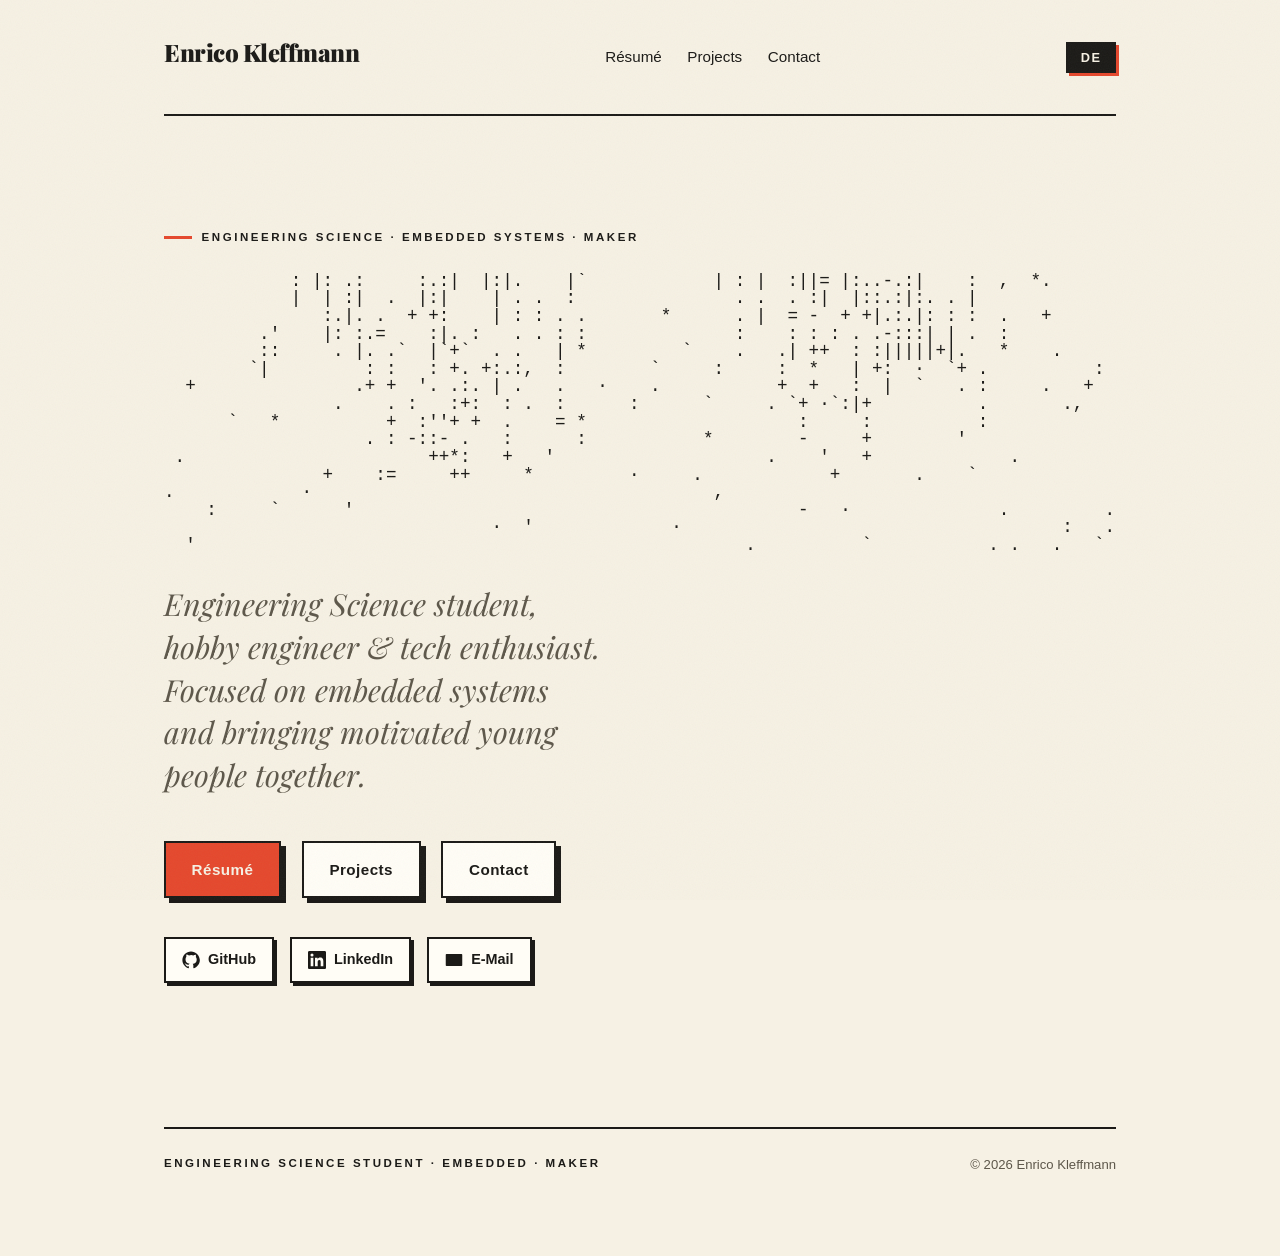
<file: index.html>
<!DOCTYPE html>
<html lang="de">
<head>
    <meta charset="UTF-8">
    <meta name="viewport" content="width=device-width, initial-scale=1.0">
    <title>Enrico Kleffmann</title>
    <meta name="description" content="Portfolio and résumé of Enrico Kleffmann. Engineering Science student at TUM, developer and maker from Bochum / Munich. Portfolio und Lebenslauf von Enrico Kleffmann.">
    <meta name="author" content="Enrico Kleffmann">
    <meta name="keywords" content="Enrico Kleffmann, Engineering Science, TUM, Student, Résumé, Lebenslauf, Portfolio, Embedded Systems, Bochum, München, Munich">
    <link rel="icon" type="image/svg+xml" href="img/favicon.svg">
    <link rel="icon" type="image/png" sizes="32x32" href="img/favicon-32.png">
    <link rel="icon" type="image/png" sizes="16x16" href="img/favicon-16.png">
    <link rel="apple-touch-icon" href="img/apple-touch-icon.png">
    <link rel="preconnect" href="https://fonts.googleapis.com">
    <link rel="preconnect" href="https://fonts.gstatic.com" crossorigin>
    <link href="https://fonts.googleapis.com/css2?family=Playfair+Display:ital,wght@0,500;0,700;0,900;1,500;1,700;1,900&display=swap" rel="stylesheet">
    <link rel="stylesheet" href="style.css">
    <script src="i18n.js" defer></script>
    <script src="ascii-hero.js" defer></script>
</head>
<body>
    <div class="scroll-progress"></div>

    <header class="topbar">
        <a href="index.html" class="brand">Enrico&nbsp;Kleffmann</a>
        <nav>
            <a href="cv.html" data-i18n="nav.cv">Lebenslauf</a>
            <a href="projects.html" data-i18n="nav.projects">Projekte</a>
            <a href="contact.html" data-i18n="nav.contact">Kontakt</a>
        </nav>
        <div class="controls">
            <button id="langToggle" class="lang-toggle" aria-label="Switch language">EN</button>
        </div>
    </header>

    <main class="hero">
        <p class="eyebrow label reveal" data-i18n="hero.eyebrow">Engineering Science · Embedded Systems · Maker</p>
        <header class="ascii-hero reveal s1" id="ascii-hero">
            <h1 class="sr-only">Enrico Kleffmann</h1>
            <pre aria-hidden="true" title="Click to replay"></pre>
        </header>
        <p class="intro-text reveal s2" data-i18n-html="hero.tagline">
            Engineering-Science-Student, Hobby-Engineer &amp; Tech-Enthusiast.<br>
            Fokus auf Embedded Systems und das Zusammenbringen junger, motivierter Menschen.
        </p>

        <div class="button-group reveal s3">
            <a href="cv.html" class="btn primary" data-i18n="btn.cv">Lebenslauf</a>
            <a href="projects.html" class="btn" data-i18n="btn.projects">Projekte</a>
            <a href="contact.html" class="btn" data-i18n="btn.contact">Kontakt</a>
        </div>

        <div class="socials reveal s4">
            <a class="social-link" href="https://github.com/Equero3008" target="_blank" rel="noopener">
                <svg viewBox="0 0 24 24" aria-hidden="true"><path d="M12 .5C5.7.5.5 5.7.5 12c0 5.1 3.3 9.4 7.9 10.9.6.1.8-.2.8-.5v-2c-3.2.7-3.9-1.4-3.9-1.4-.5-1.3-1.3-1.7-1.3-1.7-1.1-.7.1-.7.1-.7 1.2.1 1.8 1.2 1.8 1.2 1 .9 2.8.6 3.4.3.1-.7.4-1.2.7-1.5-2.6-.3-5.3-1.3-5.3-5.7 0-1.3.5-2.3 1.2-3.1-.1-.3-.5-1.5.1-3.1 0 0 1-.3 3.3 1.2a11.5 11.5 0 0 1 6 0C17.3 4.7 18.3 5 18.3 5c.6 1.6.2 2.8.1 3.1.8.8 1.2 1.8 1.2 3.1 0 4.4-2.7 5.4-5.3 5.7.4.4.8 1.1.8 2.2v3.3c0 .3.2.6.8.5 4.6-1.5 7.9-5.8 7.9-10.9C23.5 5.7 18.3.5 12 .5z"/></svg>
                GitHub
            </a>
            <a class="social-link" href="https://www.linkedin.com/in/enrico-kleffmann" target="_blank" rel="noopener">
                <svg viewBox="0 0 24 24" aria-hidden="true"><path d="M20.45 20.45h-3.55v-5.57c0-1.33-.02-3.04-1.85-3.04-1.85 0-2.13 1.45-2.13 2.94v5.67H9.36V9h3.41v1.56h.05c.48-.9 1.64-1.85 3.37-1.85 3.6 0 4.27 2.37 4.27 5.45v6.29zM5.34 7.43a2.06 2.06 0 1 1 0-4.12 2.06 2.06 0 0 1 0 4.12zM7.12 20.45H3.56V9h3.56v11.45zM22.22 0H1.77C.79 0 0 .77 0 1.72v20.56C0 23.23.79 24 1.77 24h20.45c.98 0 1.78-.77 1.78-1.72V1.72C24 .77 23.2 0 22.22 0z"/></svg>
                LinkedIn
            </a>
            <a class="social-link" href="mailto:business.enrico.kleffmann@gmail.com">
                <svg viewBox="0 0 24 24" aria-hidden="true"><path d="M2 4h20a1 1 0 0 1 1 1v14a1 1 0 0 1-1 1H2a1 1 0 0 1-1-1V5a1 1 0 0 1 1-1zm10 7L3.3 5.5 12 11l8.7-5.5L12 11z"/></svg>
                E-Mail
            </a>
        </div>
    </main>

    <footer>
        <span class="label" data-i18n="footer.tagline">Engineering-Science-Student · Embedded · Maker</span>
        <span>© 2026 Enrico Kleffmann</span>
    </footer>

</body>
</html>
</file>
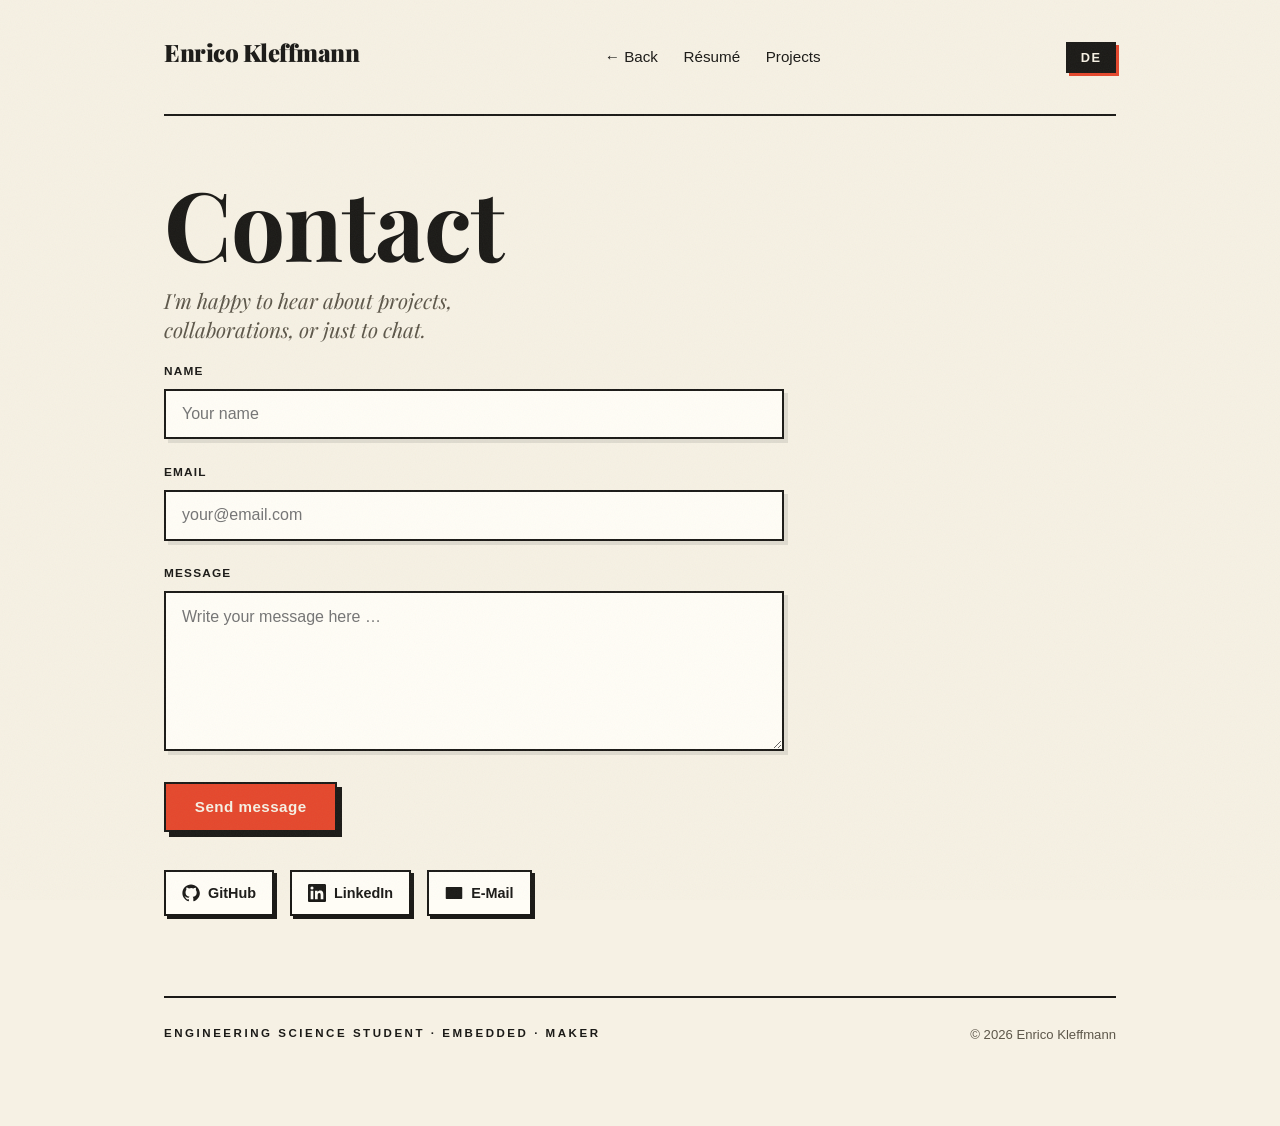
<file: contact.html>
<!DOCTYPE html>
<html lang="de">
<head>
    <meta charset="UTF-8">
    <meta name="viewport" content="width=device-width, initial-scale=1.0">
    <title>Kontakt — Enrico Kleffmann</title>
    <meta name="description" content="Contact Enrico Kleffmann. Kontaktieren Sie Enrico Kleffmann.">
    <meta name="author" content="Enrico Kleffmann">
    <link rel="icon" type="image/svg+xml" href="img/favicon.svg">
    <link rel="icon" type="image/png" sizes="32x32" href="img/favicon-32.png">
    <link rel="icon" type="image/png" sizes="16x16" href="img/favicon-16.png">
    <link rel="apple-touch-icon" href="img/apple-touch-icon.png">
    <link rel="preconnect" href="https://fonts.googleapis.com">
    <link rel="preconnect" href="https://fonts.gstatic.com" crossorigin>
    <link href="https://fonts.googleapis.com/css2?family=Playfair+Display:ital,wght@0,500;0,700;0,900;1,500;1,700;1,900&display=swap" rel="stylesheet">
    <link rel="stylesheet" href="style.css">
    <script src="i18n.js" defer></script>
    <span data-i18n-title="contact.title" hidden></span>
</head>
<body>
    <div class="scroll-progress"></div>

    <header class="topbar">
        <a href="index.html" class="brand">Enrico&nbsp;Kleffmann</a>
        <nav>
            <a href="index.html" data-i18n="contact.back">← Zurück</a>
            <a href="cv.html" data-i18n="nav.cv">Lebenslauf</a>
            <a href="projects.html" data-i18n="nav.projects">Projekte</a>
        </nav>
        <div class="controls">
            <button id="langToggle" class="lang-toggle" aria-label="Switch language">EN</button>
        </div>
    </header>

    <header class="reveal">
        <h1 data-i18n="contact.h">Kontakt</h1>
        <p class="lead" data-i18n="contact.lead">Ich freue mich über Nachrichten zu Projekten, Kollaborationen oder einfach zum Austausch.</p>
    </header>

    <main class="contact-container reveal s1">
        <form action="https://formsubmit.co/business.enrico.kleffmann@gmail.com" method="POST">

            <input type="text" name="_honey" style="display:none">
            <input type="hidden" name="_captcha" value="false">
            <input type="hidden" name="_next" value="https://enrico-kleffmann.com/contact.html">

            <div class="form-group">
                <label for="name" data-i18n="contact.name">Name</label>
                <input type="text" id="name" name="name" required data-i18n-ph="contact.name.ph" placeholder="Dein Name">
            </div>

            <div class="form-group">
                <label for="email" data-i18n="contact.email">E-Mail</label>
                <input type="email" id="email" name="email" required data-i18n-ph="contact.email.ph" placeholder="deine@email.com">
            </div>

            <div class="form-group">
                <label for="message" data-i18n="contact.msg">Nachricht</label>
                <textarea id="message" name="message" required data-i18n-ph="contact.msg.ph" placeholder="Schreib hier deine Nachricht …"></textarea>
            </div>

            <button type="submit" data-i18n="contact.send">Nachricht senden</button>
        </form>

        <div class="socials">
            <a class="social-link" href="https://github.com/Equero3008" target="_blank" rel="noopener">
                <svg viewBox="0 0 24 24" aria-hidden="true"><path d="M12 .5C5.7.5.5 5.7.5 12c0 5.1 3.3 9.4 7.9 10.9.6.1.8-.2.8-.5v-2c-3.2.7-3.9-1.4-3.9-1.4-.5-1.3-1.3-1.7-1.3-1.7-1.1-.7.1-.7.1-.7 1.2.1 1.8 1.2 1.8 1.2 1 .9 2.8.6 3.4.3.1-.7.4-1.2.7-1.5-2.6-.3-5.3-1.3-5.3-5.7 0-1.3.5-2.3 1.2-3.1-.1-.3-.5-1.5.1-3.1 0 0 1-.3 3.3 1.2a11.5 11.5 0 0 1 6 0C17.3 4.7 18.3 5 18.3 5c.6 1.6.2 2.8.1 3.1.8.8 1.2 1.8 1.2 3.1 0 4.4-2.7 5.4-5.3 5.7.4.4.8 1.1.8 2.2v3.3c0 .3.2.6.8.5 4.6-1.5 7.9-5.8 7.9-10.9C23.5 5.7 18.3.5 12 .5z"/></svg>
                GitHub
            </a>
            <a class="social-link" href="https://www.linkedin.com/in/enrico-kleffmann" target="_blank" rel="noopener">
                <svg viewBox="0 0 24 24" aria-hidden="true"><path d="M20.45 20.45h-3.55v-5.57c0-1.33-.02-3.04-1.85-3.04-1.85 0-2.13 1.45-2.13 2.94v5.67H9.36V9h3.41v1.56h.05c.48-.9 1.64-1.85 3.37-1.85 3.6 0 4.27 2.37 4.27 5.45v6.29zM5.34 7.43a2.06 2.06 0 1 1 0-4.12 2.06 2.06 0 0 1 0 4.12zM7.12 20.45H3.56V9h3.56v11.45zM22.22 0H1.77C.79 0 0 .77 0 1.72v20.56C0 23.23.79 24 1.77 24h20.45c.98 0 1.78-.77 1.78-1.72V1.72C24 .77 23.2 0 22.22 0z"/></svg>
                LinkedIn
            </a>
            <a class="social-link" href="mailto:business.enrico.kleffmann@gmail.com">
                <svg viewBox="0 0 24 24" aria-hidden="true"><path d="M2 4h20a1 1 0 0 1 1 1v14a1 1 0 0 1-1 1H2a1 1 0 0 1-1-1V5a1 1 0 0 1 1-1zm10 7L3.3 5.5 12 11l8.7-5.5L12 11z"/></svg>
                E-Mail
            </a>
        </div>
    </main>

    <footer>
        <span class="label" data-i18n="footer.tagline">Engineering-Science-Student · Embedded · Maker</span>
        <span>© 2026 Enrico Kleffmann</span>
    </footer>

</body>
</html>
</file>
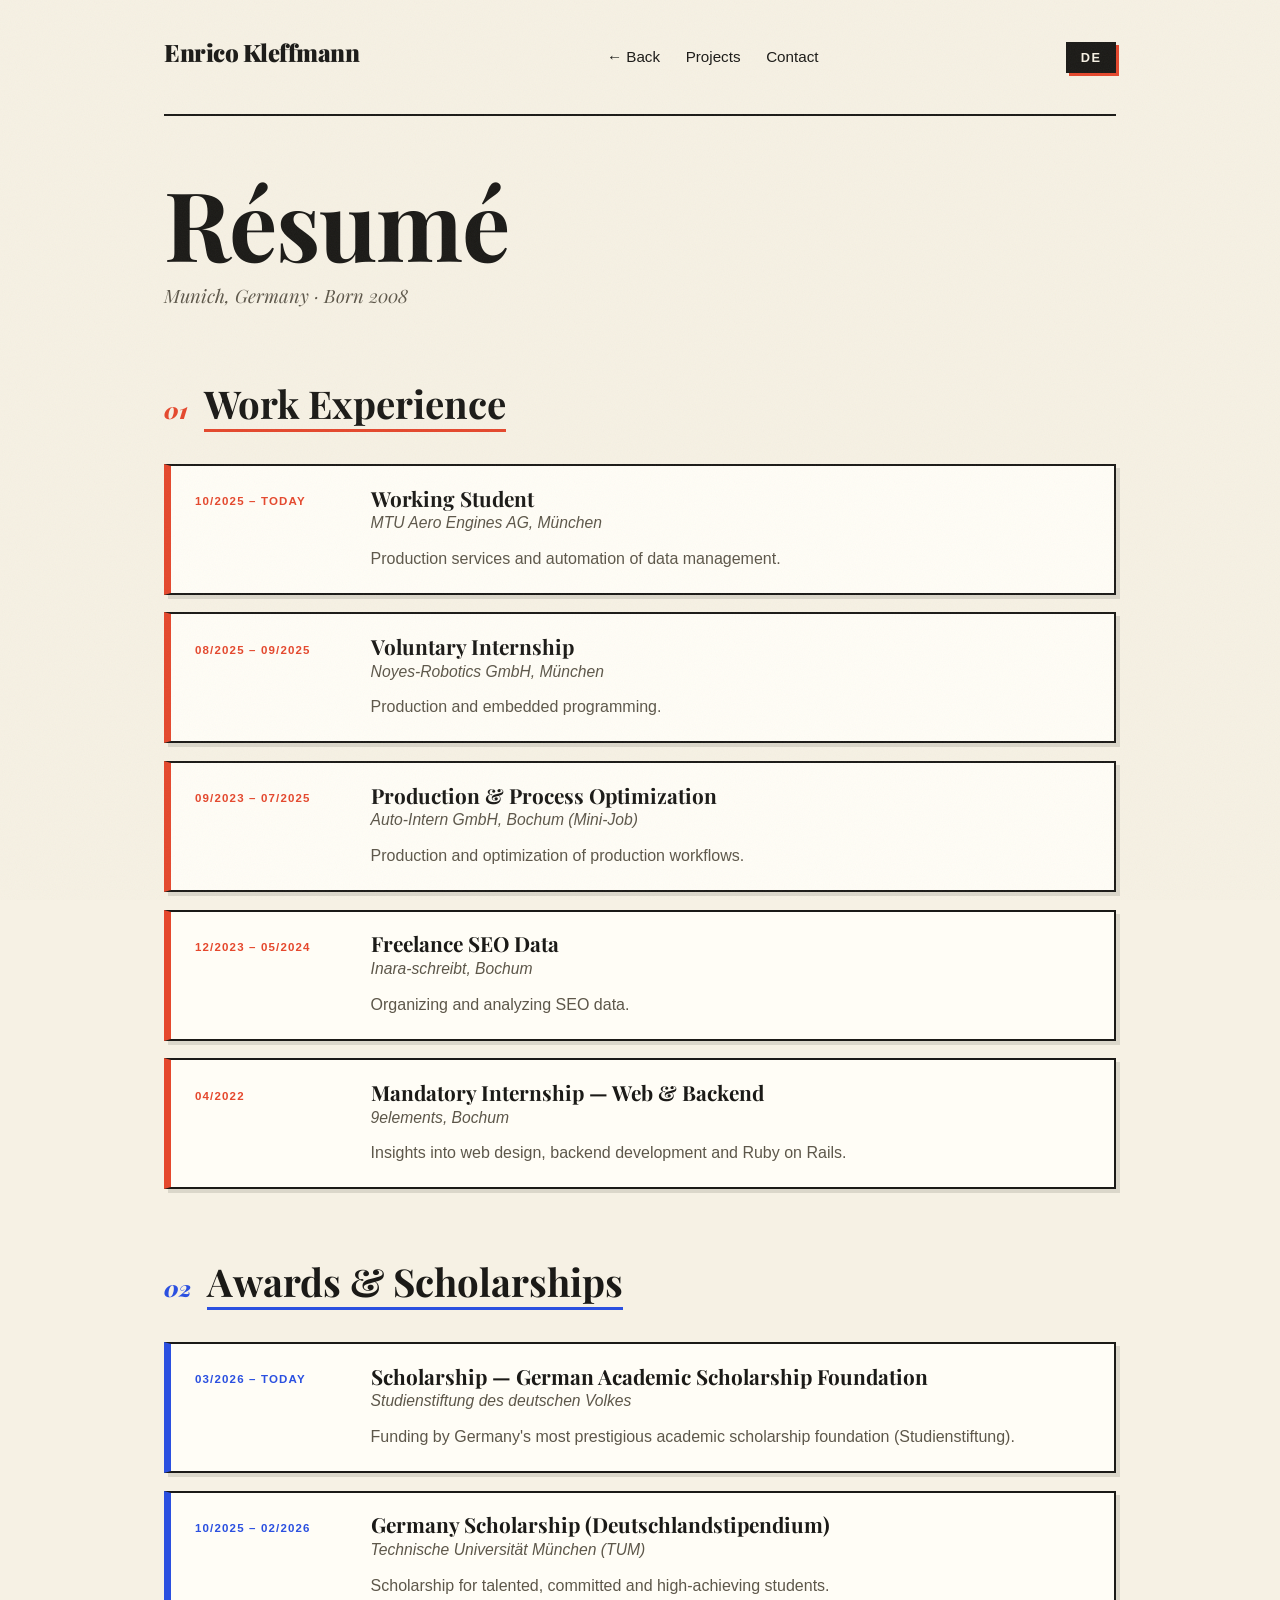
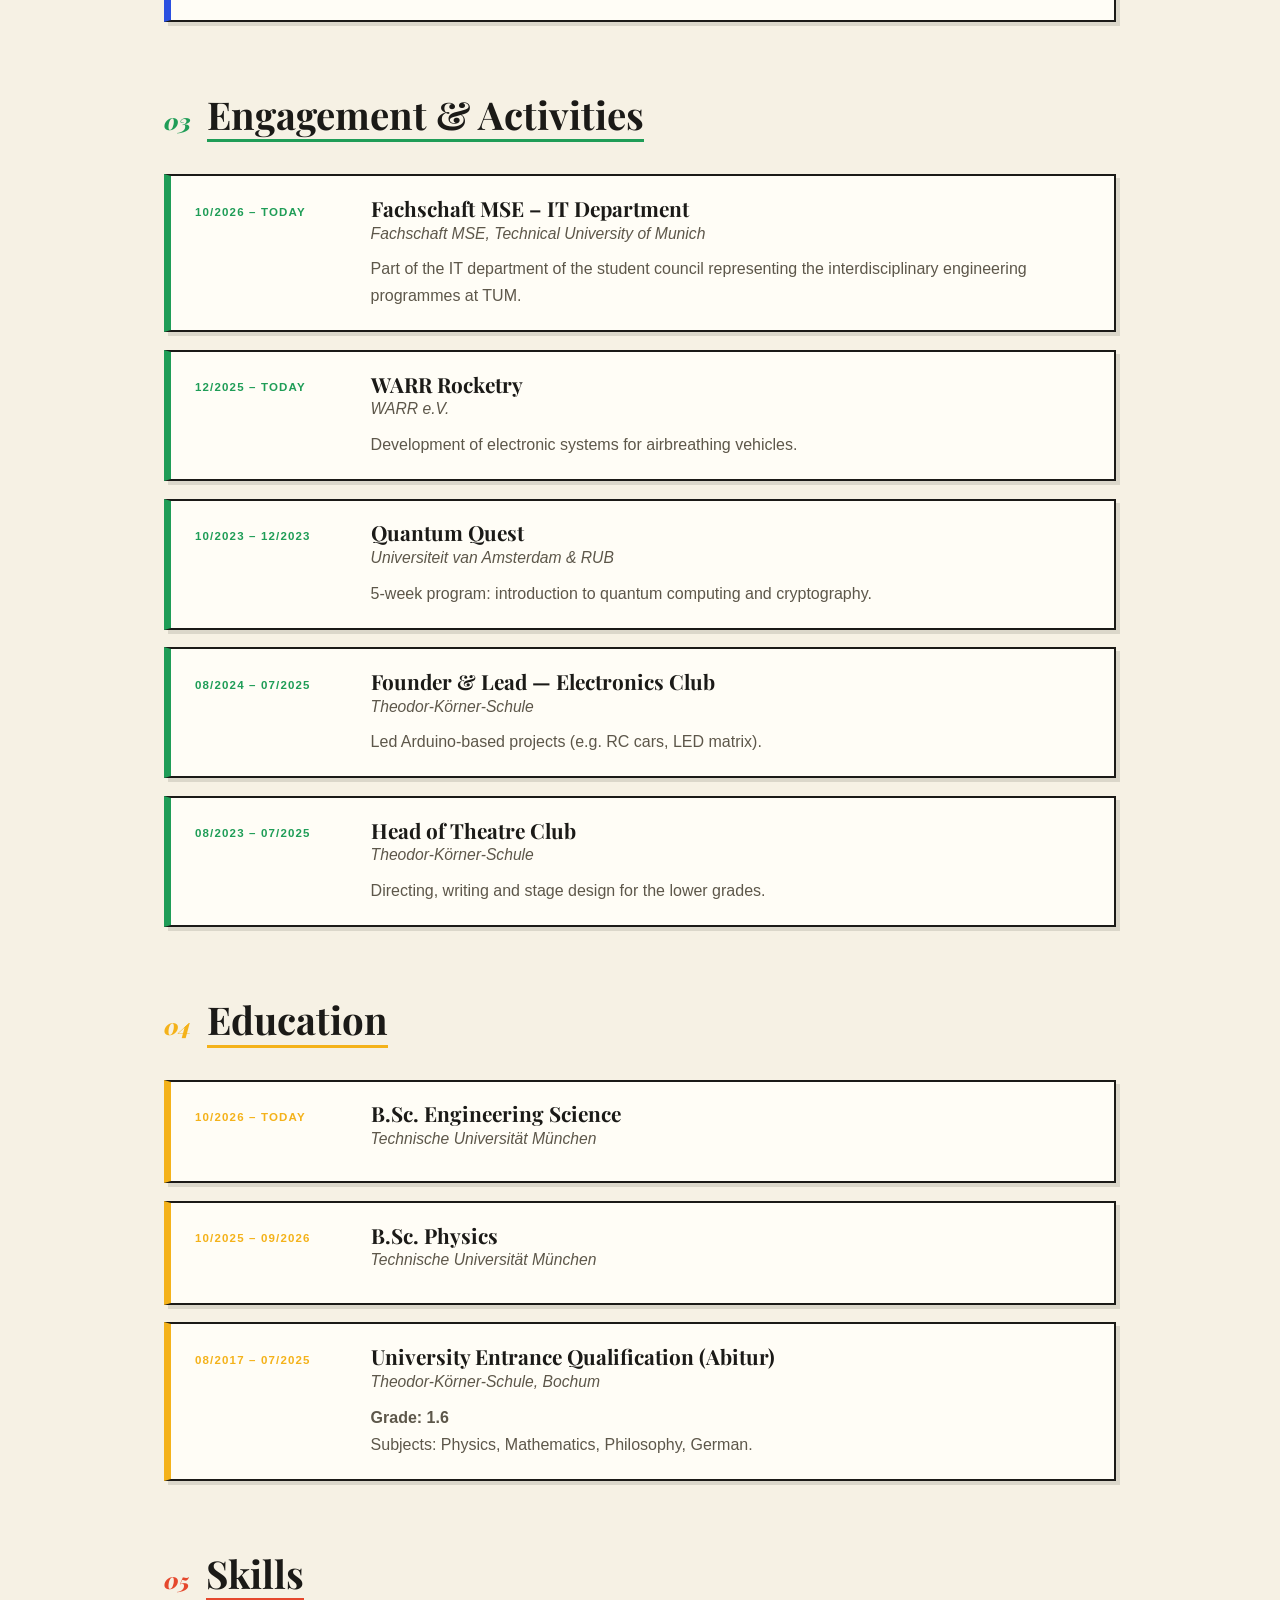
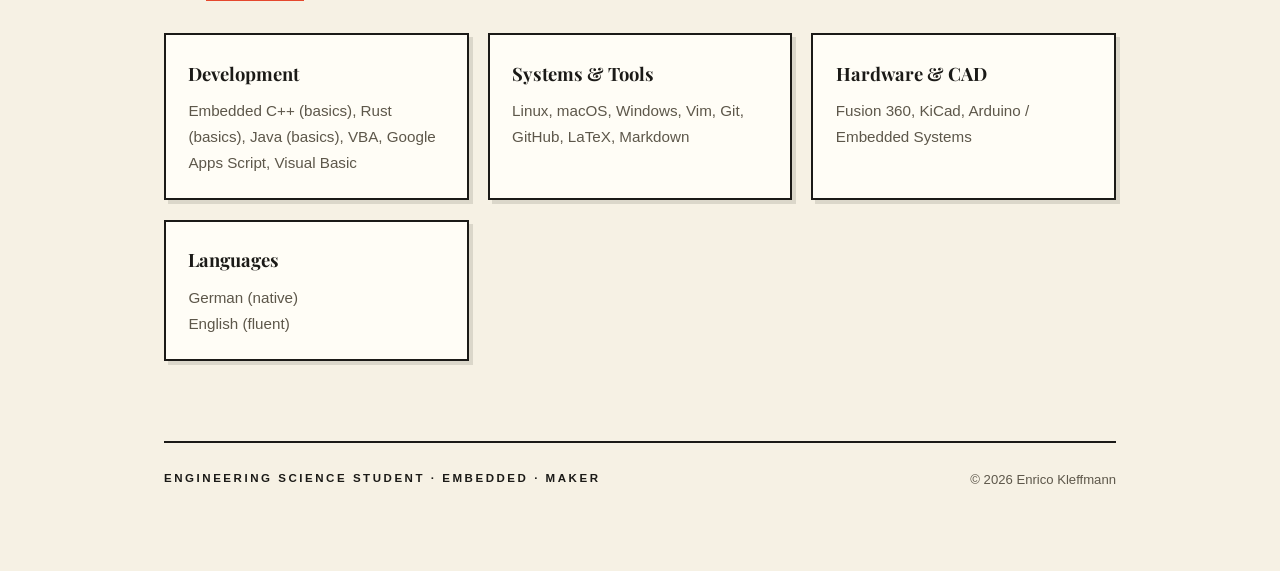
<file: cv.html>
<!DOCTYPE html>
<html lang="de">
<head>
    <meta charset="UTF-8">
    <meta name="viewport" content="width=device-width, initial-scale=1.0">
    <title>Lebenslauf — Enrico Kleffmann</title>
    <meta name="description" content="Résumé / Lebenslauf of Enrico Kleffmann — Engineering Science student at TUM, embedded systems, maker.">
    <meta name="author" content="Enrico Kleffmann">
    <link rel="icon" type="image/svg+xml" href="img/favicon.svg">
    <link rel="icon" type="image/png" sizes="32x32" href="img/favicon-32.png">
    <link rel="icon" type="image/png" sizes="16x16" href="img/favicon-16.png">
    <link rel="apple-touch-icon" href="img/apple-touch-icon.png">
    <link rel="preconnect" href="https://fonts.googleapis.com">
    <link rel="preconnect" href="https://fonts.gstatic.com" crossorigin>
    <link href="https://fonts.googleapis.com/css2?family=Playfair+Display:ital,wght@0,500;0,700;0,900;1,500;1,700;1,900&display=swap" rel="stylesheet">
    <link rel="stylesheet" href="style.css">
    <script src="i18n.js" defer></script>
    <span data-i18n-title="cv.title" hidden></span>
</head>
<body>
    <div class="scroll-progress"></div>

    <header class="topbar">
        <a href="index.html" class="brand">Enrico&nbsp;Kleffmann</a>
        <nav>
            <a href="index.html" data-i18n="cv.back">← Zurück</a>
            <a href="projects.html" data-i18n="nav.projects">Projekte</a>
            <a href="contact.html" data-i18n="nav.contact">Kontakt</a>
        </nav>
        <div class="controls">
            <button id="langToggle" class="lang-toggle" aria-label="Switch language">EN</button>
        </div>
    </header>

    <header class="cv-header reveal">
        <h1 data-i18n="nav.cv">Lebenslauf</h1>
        <p class="cv-sub" data-i18n="cv.location">München, Deutschland · Geb. 2008</p>
    </header>

    <section class="accent-red">
        <div class="section-head reveal"><span class="sec-num">01</span><h2 data-i18n="cv.h.exp">Praktische Erfahrungen</h2></div>

        <div class="cv-entry reveal-left s1">
            <div class="cv-date">10/2025 – <span data-i18n="cv.today">heute</span></div>
            <div class="cv-content">
                <h3 data-i18n="cv.exp1.role">Werkstudent</h3>
                <span class="cv-company">MTU Aero Engines AG, München</span>
                <p data-i18n="cv.exp1.desc">Produktionsservice und Automatisierung der Datenverwaltung.</p>
            </div>
        </div>

        <div class="cv-entry reveal-left s2">
            <div class="cv-date">08/2025 – 09/2025</div>
            <div class="cv-content">
                <h3 data-i18n="cv.exp2.role">Freiwilliges Praktikum</h3>
                <span class="cv-company">Noyes-Robotics GmbH, München</span>
                <p data-i18n="cv.exp2.desc">Produktion und Embedded Programming.</p>
            </div>
        </div>

        <div class="cv-entry reveal-left s3">
            <div class="cv-date">09/2023 – 07/2025</div>
            <div class="cv-content">
                <h3 data-i18n="cv.exp3.role">Produktion & Prozessoptimierung</h3>
                <span class="cv-company">Auto-Intern GmbH, Bochum (Mini-Job)</span>
                <p data-i18n="cv.exp3.desc">Produktion und Optimierung von Produktionsabläufen.</p>
            </div>
        </div>

        <div class="cv-entry reveal-left s4">
            <div class="cv-date">12/2023 – 05/2024</div>
            <div class="cv-content">
                <h3 data-i18n="cv.exp4.role">Freelance SEO-Data</h3>
                <span class="cv-company">Inara-schreibt, Bochum</span>
                <p data-i18n="cv.exp4.desc">Organisation und Auswertung von SEO-Daten.</p>
            </div>
        </div>

        <div class="cv-entry reveal-left s5">
            <div class="cv-date">04/2022</div>
            <div class="cv-content">
                <h3 data-i18n="cv.exp5.role">Pflichtpraktikum Web & Backend</h3>
                <span class="cv-company">9elements, Bochum</span>
                <p data-i18n="cv.exp5.desc">Einblicke in Webdesign, Backend-Development und Ruby on Rails.</p>
            </div>
        </div>
    </section>

    <section class="accent-blue">
        <div class="section-head reveal"><span class="sec-num">02</span><h2 data-i18n="cv.h.awards">Auszeichnungen & Stipendien</h2></div>

        <div class="cv-entry reveal-left s1">
            <div class="cv-date">03/2026 – <span data-i18n="cv.today">heute</span></div>
            <div class="cv-content">
                <h3 data-i18n="cv.aw1.role">Stipendium der Studienstiftung des deutschen Volkes</h3>
                <span class="cv-company">Studienstiftung des deutschen Volkes</span>
                <p data-i18n="cv.aw1.desc">Förderung durch die renommierteste Studienstiftung Deutschlands.</p>
            </div>
        </div>

        <div class="cv-entry reveal-left s2">
            <div class="cv-date">10/2025 – 02/2026</div>
            <div class="cv-content">
                <h3 data-i18n="cv.aw2.role">Deutschlandstipendium</h3>
                <span class="cv-company">Technische Universität München (TUM)</span>
                <p data-i18n="cv.aw2.desc">Stipendium für begabte, engagierte und leistungsstarke Studierende.</p>
            </div>
        </div>
    </section>

    <section class="accent-green">
        <div class="section-head reveal"><span class="sec-num">03</span><h2 data-i18n="cv.h.engage">Besonderes Engagement</h2></div>

        <div class="cv-entry reveal-left s1">
            <div class="cv-date">10/2026 – <span data-i18n="cv.today">heute</span></div>
            <div class="cv-content">
                <h3 data-i18n="cv.en0.role">Fachschaft MSE – IT-Referat</h3>
                <span class="cv-company" data-i18n="cv.en0.co">Fachschaft MSE, Technische Universität München</span>
                <p data-i18n="cv.en0.desc">Mitarbeit im IT-Referat der studentischen Vertretung der interdisziplinären Ingenieurstudiengänge an der TUM.</p>
            </div>
        </div>

        <div class="cv-entry reveal-left s2">
            <div class="cv-date">12/2025 – <span data-i18n="cv.today">heute</span></div>
            <div class="cv-content">
                <h3 data-i18n="cv.en1.role">WARR Rocketry</h3>
                <span class="cv-company">WARR e.V.</span>
                <p data-i18n="cv.en1.desc">Entwicklung von Electronic Systems für Airbreathing Vehicles.</p>
            </div>
        </div>

        <div class="cv-entry reveal-left s3">
            <div class="cv-date">10/2023 – 12/2023</div>
            <div class="cv-content">
                <h3 data-i18n="cv.en2.role">Quantum Quest</h3>
                <span class="cv-company">Universiteit van Amsterdam & RUB</span>
                <p data-i18n="cv.en2.desc">5-Wochen-Programm: Einführung in Quantencomputing und Kryptographie.</p>
            </div>
        </div>

        <div class="cv-entry reveal-left s4">
            <div class="cv-date">08/2024 – 07/2025</div>
            <div class="cv-content">
                <h3 data-i18n="cv.en3.role">Gründer & Leiter Elektrotechnik-AG</h3>
                <span class="cv-company">Theodor-Körner-Schule</span>
                <p data-i18n="cv.en3.desc">Leitung von Projekten auf Arduino-Basis (z. B. RC-Cars, LED-Matrix).</p>
            </div>
        </div>

        <div class="cv-entry reveal-left s5">
            <div class="cv-date">08/2023 – 07/2025</div>
            <div class="cv-content">
                <h3 data-i18n="cv.en4.role">Leiter Theater-AG</h3>
                <span class="cv-company">Theodor-Körner-Schule</span>
                <p data-i18n="cv.en4.desc">Leiten, Schreiben und Bühnenbilddesign für die Unterstufe.</p>
            </div>
        </div>
    </section>

    <section class="accent-yellow">
        <div class="section-head reveal"><span class="sec-num">04</span><h2 data-i18n="cv.h.edu">Bildung</h2></div>

        <div class="cv-entry reveal-left s1">
            <div class="cv-date">10/2026 – <span data-i18n="cv.today">heute</span></div>
            <div class="cv-content">
                <h3 data-i18n="cv.ed1.role">B.Sc. Engineering Science</h3>
                <span class="cv-company">Technische Universität München</span>
            </div>
        </div>

        <div class="cv-entry reveal-left s2">
            <div class="cv-date">10/2025 – 09/2026</div>
            <div class="cv-content">
                <h3 data-i18n="cv.ed3.role">B.Sc. Physik</h3>
                <span class="cv-company">Technische Universität München</span>
            </div>
        </div>

        <div class="cv-entry reveal-left s3">
            <div class="cv-date">08/2017 – 07/2025</div>
            <div class="cv-content">
                <h3 data-i18n="cv.ed2.role">Allgemeine Hochschulreife (Abitur)</h3>
                <span class="cv-company">Theodor-Körner-Schule, Bochum</span>
                <p data-i18n-html="cv.ed2.desc"><strong>Note: 1,6</strong><br>Fächer: Physik, Mathematik, Philosophie, Deutsch.</p>
            </div>
        </div>
    </section>

    <section class="accent-red">
        <div class="section-head reveal"><span class="sec-num">05</span><h2 data-i18n="cv.h.skills">Kenntnisse</h2></div>
        <div class="skills-grid">
            <div class="skill-category reveal s1">
                <strong data-i18n="cv.sk.dev">Development</strong>
                <p data-i18n="cv.sk.dev.v">Embedded C++ (Grundlagen), Rust (Grundlagen), Java (Grundlagen), VBA, Google Apps Script, Visual Basic</p>
            </div>
            <div class="skill-category reveal s2">
                <strong data-i18n="cv.sk.sys">Systeme & Tools</strong>
                <p data-i18n="cv.sk.sys.v">Linux, macOS, Windows, Vim, Git, GitHub, LaTeX, Markdown</p>
            </div>
            <div class="skill-category reveal s3">
                <strong data-i18n="cv.sk.hw">Hardware & CAD</strong>
                <p data-i18n="cv.sk.hw.v">Fusion 360, KiCad, Arduino / Embedded Systems</p>
            </div>
            <div class="skill-category reveal s4">
                <strong data-i18n="cv.sk.lang">Sprachen</strong>
                <p data-i18n-html="cv.sk.lang.v">Deutsch (Muttersprache)<br>Englisch (fließend)</p>
            </div>
        </div>
    </section>

    <footer>
        <span class="label" data-i18n="footer.tagline">Engineering-Science-Student · Embedded · Maker</span>
        <span>© 2026 Enrico Kleffmann</span>
    </footer>

</body>
</html>
</file>
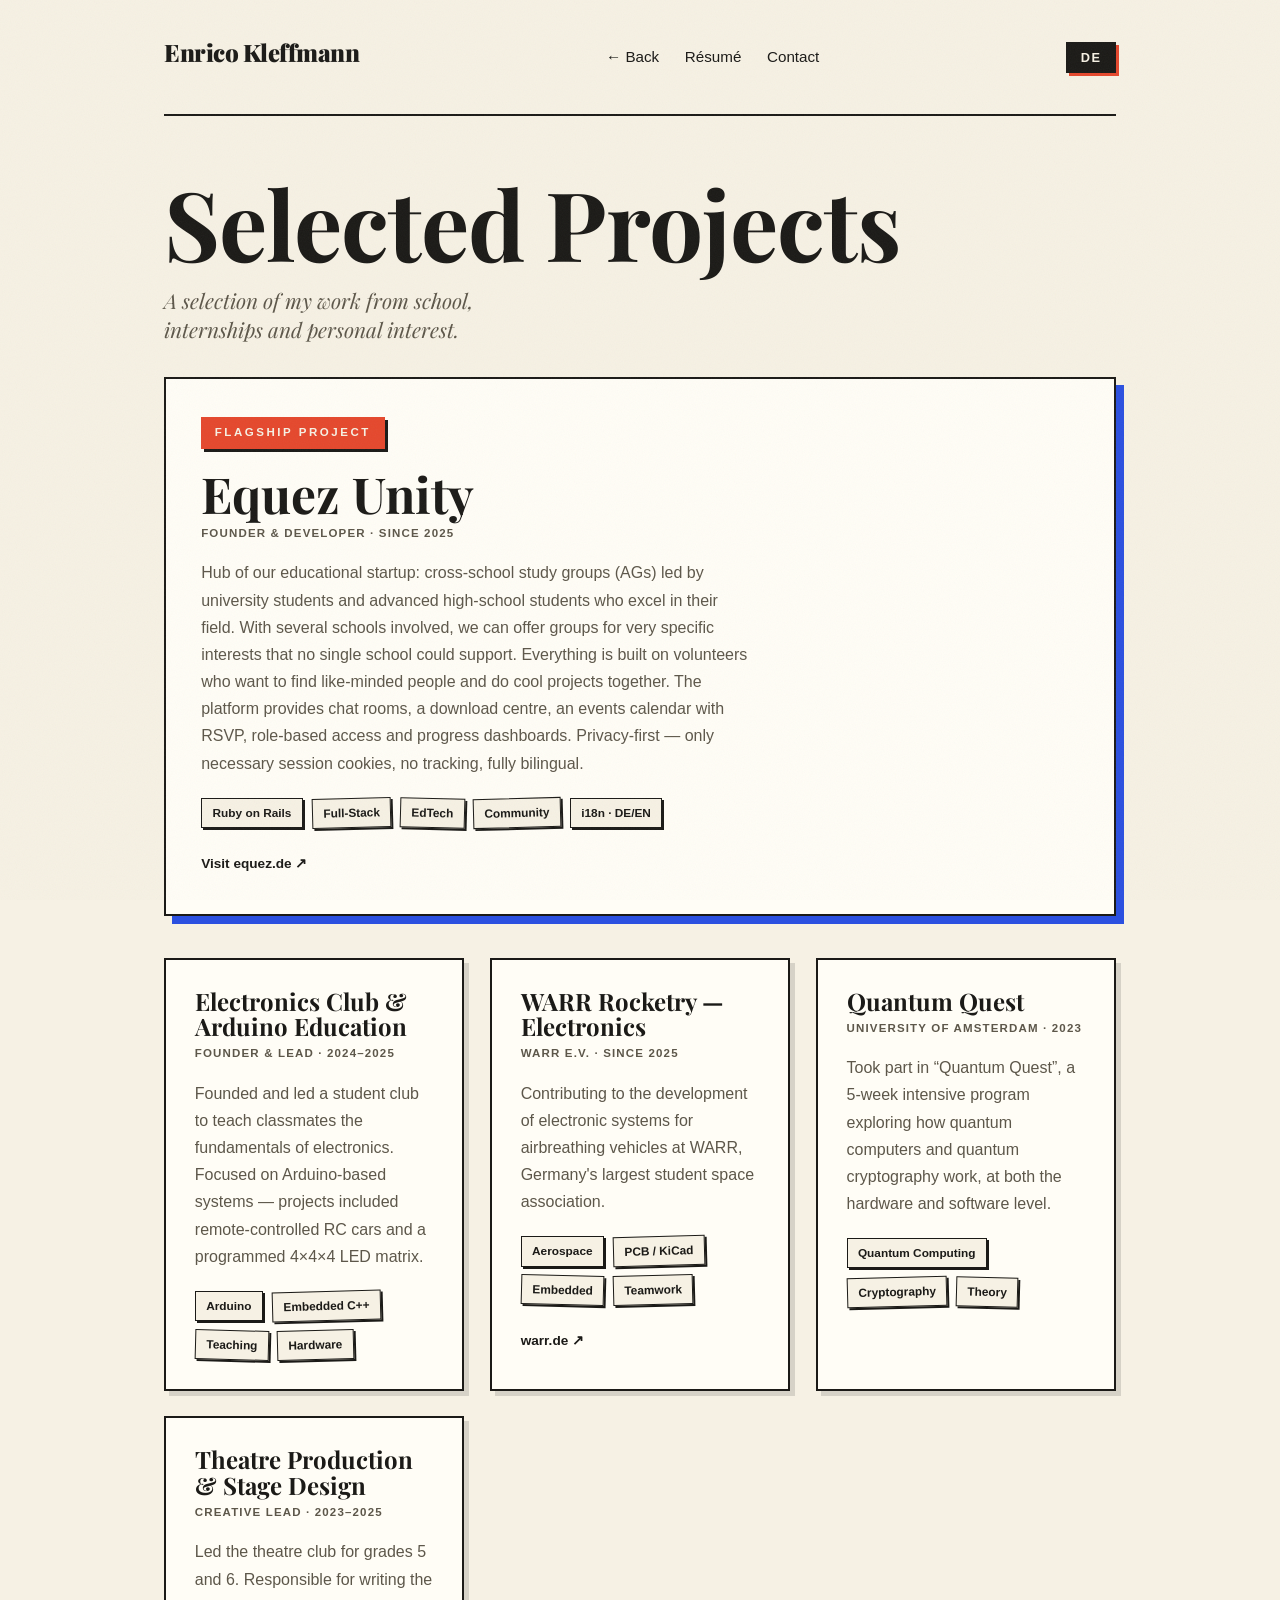
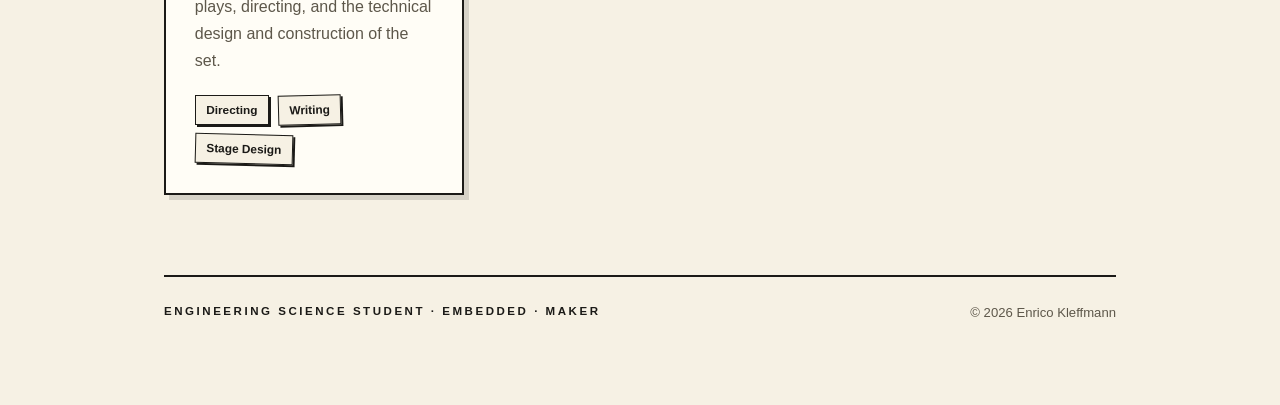
<file: projects.html>
<!DOCTYPE html>
<html lang="de">
<head>
    <meta charset="UTF-8">
    <meta name="viewport" content="width=device-width, initial-scale=1.0">
    <title>Projekte — Enrico Kleffmann</title>
    <meta name="description" content="Selected projects by Enrico Kleffmann — electronics, embedded systems, quantum computing, theatre.">
    <meta name="author" content="Enrico Kleffmann">
    <link rel="icon" type="image/svg+xml" href="img/favicon.svg">
    <link rel="icon" type="image/png" sizes="32x32" href="img/favicon-32.png">
    <link rel="icon" type="image/png" sizes="16x16" href="img/favicon-16.png">
    <link rel="apple-touch-icon" href="img/apple-touch-icon.png">
    <link rel="preconnect" href="https://fonts.googleapis.com">
    <link rel="preconnect" href="https://fonts.gstatic.com" crossorigin>
    <link href="https://fonts.googleapis.com/css2?family=Playfair+Display:ital,wght@0,500;0,700;0,900;1,500;1,700;1,900&display=swap" rel="stylesheet">
    <link rel="stylesheet" href="style.css">
    <script src="i18n.js" defer></script>
    <span data-i18n-title="proj.title" hidden></span>
</head>
<body>
    <div class="scroll-progress"></div>

    <header class="topbar">
        <a href="index.html" class="brand">Enrico&nbsp;Kleffmann</a>
        <nav>
            <a href="index.html" data-i18n="proj.back">← Zurück</a>
            <a href="cv.html" data-i18n="nav.cv">Lebenslauf</a>
            <a href="contact.html" data-i18n="nav.contact">Kontakt</a>
        </nav>
        <div class="controls">
            <button id="langToggle" class="lang-toggle" aria-label="Switch language">EN</button>
        </div>
    </header>

    <header class="reveal">
        <h1 data-i18n="proj.h">Ausgewählte Projekte</h1>
        <p class="lead" data-i18n="proj.lead">Eine Auswahl meiner Arbeiten aus Schule, Praktika und privatem Interesse.</p>
    </header>

    <article class="featured-card reveal">
        <span class="featured-badge label" data-i18n="proj.eq.badge">Wichtigstes Projekt</span>
        <h2 data-i18n="proj.eq.title">Equez Unity</h2>
        <p class="project-meta" data-i18n="proj.eq.meta">Gründer & Entwickler · seit 2025</p>
        <p data-i18n="proj.eq.desc">Hub unseres Bildungs-Startups: schulübergreifende Arbeitsgemeinschaften (AGs), geleitet von Studierenden und engagierten Oberstufenschüler:innen, die in ihrem Fachgebiet führend sind. Weil mehrere Schulen zusammenarbeiten, entstehen Angebote für ganz spezielle Interessen, die eine einzelne Schule nie tragen könnte. Alles basiert auf Freiwilligen, die Gleichgesinnte finden und gemeinsam coole Projekte umsetzen wollen. Die Plattform bietet Chaträume, ein Download-Center, einen Eventkalender mit RSVP, rollenbasierte Zugriffsrechte und Fortschritts-Dashboards. Privacy-first — nur notwendige Session-Cookies, kein Tracking, komplett zweisprachig.</p>
        <div class="tags">
            <span class="tag">Ruby on Rails</span>
            <span class="tag">Full-Stack</span>
            <span class="tag">EdTech</span>
            <span class="tag">Community</span>
            <span class="tag">i18n · DE/EN</span>
        </div>
        <div class="project-links">
            <a class="featured-link" href="https://equez.de" target="_blank" rel="noopener" data-i18n="proj.eq.link">equez.de besuchen ↗</a>
        </div>
    </article>

    <div class="project-grid">

        <article class="project-card reveal s1">
            <h3 data-i18n="proj.p1.title">Elektrotechnik-AG & Arduino Education</h3>
            <p class="project-meta" data-i18n="proj.p1.meta">Gründer & Leiter · 2024–2025</p>
            <p data-i18n="proj.p1.desc">Gründung und Leitung einer Arbeitsgemeinschaft, um Mitschülern die Grundlagen der Elektrotechnik näherzubringen. Fokus auf Arduino-basierte Systeme — realisiert wurden u. a. ferngesteuerte RC-Cars und eine programmierte 4×4×4-LED-Matrix.</p>
            <div class="tags">
                <span class="tag">Arduino</span>
                <span class="tag">Embedded C++</span>
                <span class="tag">Teaching</span>
                <span class="tag">Hardware</span>
            </div>
        </article>

        <article class="project-card reveal s2">
            <h3 data-i18n="proj.p4.title">WARR Rocketry — Electronics</h3>
            <p class="project-meta" data-i18n="proj.p4.meta">WARR e.V. · seit 2025</p>
            <p data-i18n="proj.p4.desc">Mitarbeit an der Entwicklung elektronischer Systeme für Airbreathing Vehicles im studentischen Raumfahrtverein WARR.</p>
            <div class="tags">
                <span class="tag">Aerospace</span>
                <span class="tag">PCB / KiCad</span>
                <span class="tag">Embedded</span>
                <span class="tag">Teamwork</span>
            </div>
            <div class="project-links">
                <a href="https://www.warr.de/" target="_blank" rel="noopener">warr.de ↗</a>
            </div>
        </article>

        <article class="project-card reveal s3">
            <h3 data-i18n="proj.p2.title">Quantum Quest</h3>
            <p class="project-meta" data-i18n="proj.p2.meta">University of Amsterdam · 2023</p>
            <p data-i18n="proj.p2.desc">Teilnahme am „Quantum Quest“, einem 5-wöchigen Intensivprogramm. Auseinandersetzung mit der Funktionsweise von Quantencomputern und Quantenkryptographie auf Hardware- und Softwareebene.</p>
            <div class="tags">
                <span class="tag">Quantum Computing</span>
                <span class="tag">Cryptography</span>
                <span class="tag">Theory</span>
            </div>
        </article>

        <article class="project-card reveal s4">
            <h3 data-i18n="proj.p3.title">Theater-Produktion & Bühnenbild</h3>
            <p class="project-meta" data-i18n="proj.p3.meta">Kreative Leitung · 2023–2025</p>
            <p data-i18n="proj.p3.desc">Leitung der Theater-AG der 5. und 6. Klasse. Verantwortlich für das Schreiben der Stücke, die Regie sowie das technische Design und den Bau des Bühnenbilds.</p>
            <div class="tags">
                <span class="tag">Directing</span>
                <span class="tag">Writing</span>
                <span class="tag">Stage Design</span>
            </div>
        </article>

    </div>

    <footer>
        <span class="label" data-i18n="footer.tagline">Engineering-Science-Student · Embedded · Maker</span>
        <span>© 2026 Enrico Kleffmann</span>
    </footer>

</body>
</html>
</file>
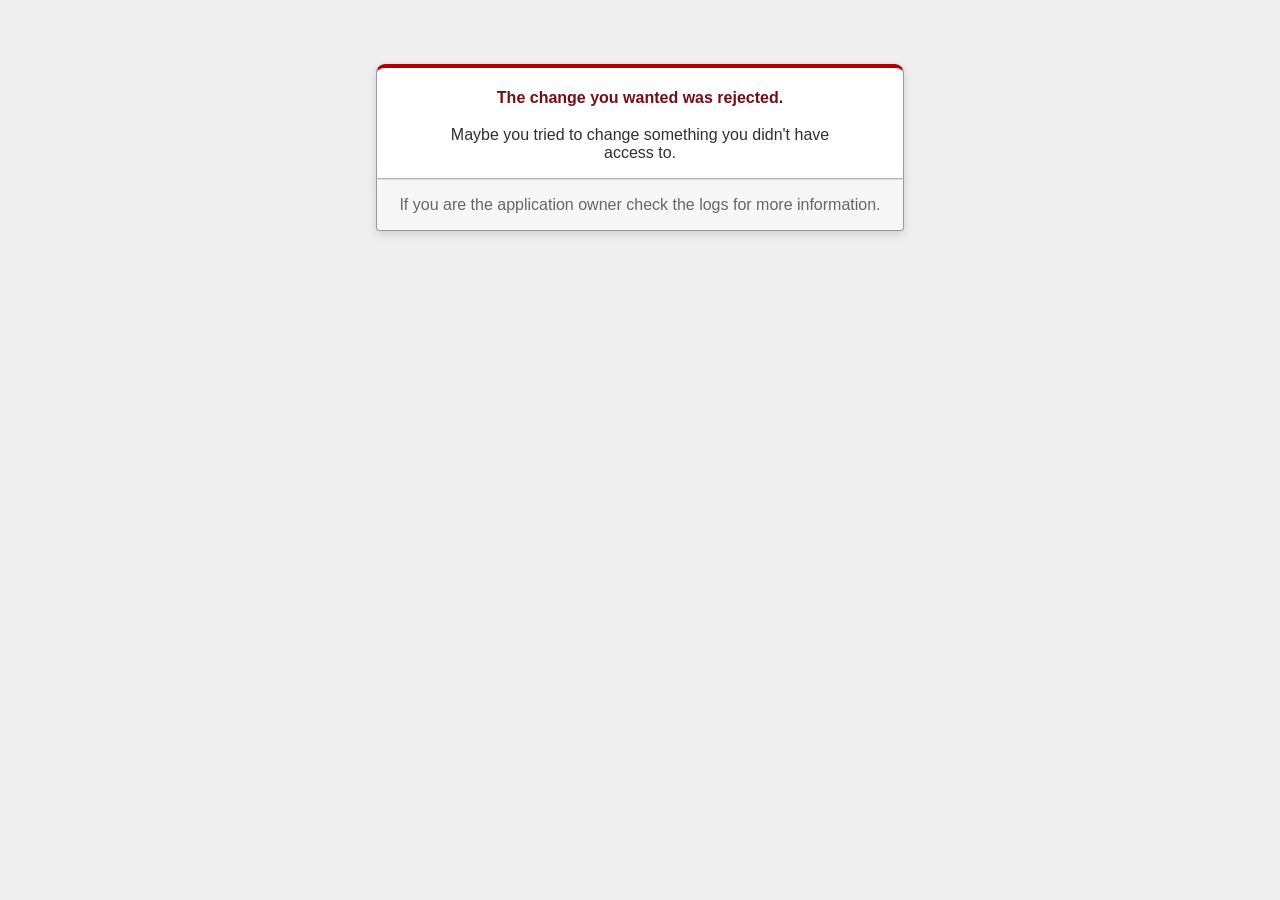
<file: public/422.html>
<!DOCTYPE html>
<html>
<head>
  <title>The change you wanted was rejected (422)</title>
  <meta name="viewport" content="width=device-width,initial-scale=1">
  <style>
  .rails-default-error-page {
    background-color: #EFEFEF;
    color: #2E2F30;
    text-align: center;
    font-family: arial, sans-serif;
    margin: 0;
  }

  .rails-default-error-page div.dialog {
    width: 95%;
    max-width: 33em;
    margin: 4em auto 0;
  }

  .rails-default-error-page div.dialog > div {
    border: 1px solid #CCC;
    border-right-color: #999;
    border-left-color: #999;
    border-bottom-color: #BBB;
    border-top: #B00100 solid 4px;
    border-top-left-radius: 9px;
    border-top-right-radius: 9px;
    background-color: white;
    padding: 7px 12% 0;
    box-shadow: 0 3px 8px rgba(50, 50, 50, 0.17);
  }

  .rails-default-error-page h1 {
    font-size: 100%;
    color: #730E15;
    line-height: 1.5em;
  }

  .rails-default-error-page div.dialog > p {
    margin: 0 0 1em;
    padding: 1em;
    background-color: #F7F7F7;
    border: 1px solid #CCC;
    border-right-color: #999;
    border-left-color: #999;
    border-bottom-color: #999;
    border-bottom-left-radius: 4px;
    border-bottom-right-radius: 4px;
    border-top-color: #DADADA;
    color: #666;
    box-shadow: 0 3px 8px rgba(50, 50, 50, 0.17);
  }
  </style>
</head>

<body class="rails-default-error-page">
  <!-- This file lives in public/422.html -->
  <div class="dialog">
    <div>
      <h1>The change you wanted was rejected.</h1>
      <p>Maybe you tried to change something you didn't have access to.</p>
    </div>
    <p>If you are the application owner check the logs for more information.</p>
  </div>
</body>
</html>
</file>
<file: style.css>
/* ============================================================
   Enrico Kleffmann — Portfolio
   Editorial / risograph print look. Static, bilingual (DE/EN).
   Warm paper, classic serif headlines, flat punchy colours,
   hard offset shadows, marker highlights, scroll-draw motion.
   ============================================================ */

:root {
    --ink:    #1b1a17;
    --paper:  #f6f1e4;   /* warm cream paper */
    --card:   #fffdf6;
    --muted:  #5d574a;
    --line:   #e2d9c4;

    /* Flat riso palette */
    --red:    #e5482d;
    --blue:   #2b50e0;
    --yellow: #f4b21a;
    --green:  #1f9d57;

    --accent: var(--red);

    --font-display: 'Playfair Display', Georgia, 'Times New Roman', serif;
    --font-body: 'Helvetica Neue', Helvetica, Arial, sans-serif;

    --maxw: 1000px;
}

* { box-sizing: border-box; margin: 0; padding: 0; }
html { scroll-behavior: smooth; }

body {
    background-color: var(--paper);
    color: var(--ink);
    font-family: var(--font-body);
    line-height: 1.7;
    padding: 0 1.5rem 5rem;
    max-width: var(--maxw);
    margin: 0 auto;
    -webkit-font-smoothing: antialiased;
}

/* Paper grain overlay */
body::after {
    content: "";
    position: fixed;
    inset: 0;
    z-index: 9999;
    pointer-events: none;
    opacity: .045;
    background-image: url("data:image/svg+xml,%3Csvg xmlns='http://www.w3.org/2000/svg' width='160' height='160'%3E%3Cfilter id='n'%3E%3CfeTurbulence type='fractalNoise' baseFrequency='0.85' numOctaves='3'/%3E%3C/filter%3E%3Crect width='100%25' height='100%25' filter='url(%23n)'/%3E%3C/svg%3E");
}

/* Scroll progress bar */
.scroll-progress {
    position: fixed;
    top: 0; left: 0;
    height: 4px; width: 0%;
    background: var(--red);
    z-index: 10000;
}

/* ---------- Typography ---------- */
h1, h2, h3 { font-family: var(--font-display); font-weight: 700; line-height: 1.06; }

h1 {
    font-size: clamp(3rem, 9vw, 6rem);
    letter-spacing: -1px;
    margin-bottom: .4rem;
}
.serif-italic { font-style: italic; font-weight: 500; }

/* Marker highlight behind a word */
.mark { position: relative; white-space: nowrap; }
.mark::before {
    content: "";
    position: absolute;
    left: -.08em; right: -.08em; bottom: .06em;
    height: .42em;
    background: var(--yellow);
    transform: rotate(-1.6deg);
    z-index: -1;
}
.mark.blue::before { background: var(--blue); opacity: .35; }
.mark.green::before { background: var(--green); opacity: .35; }

/* Editorial labels (replaces the mono look) */
.label {
    font-family: var(--font-body);
    text-transform: uppercase;
    letter-spacing: .22em;
    font-size: .72rem;
    font-weight: 700;
}

/* Links: hand-drawn underline that draws in */
a {
    color: var(--ink);
    text-decoration: none;
    background-image: linear-gradient(var(--accent), var(--accent));
    background-repeat: no-repeat;
    background-size: 0% 2px;
    background-position: 0 100%;
    transition: background-size .3s ease;
    padding-bottom: 1px;
}
a:hover { background-size: 100% 2px; }

/* ---------- Top bar ---------- */
.topbar {
    display: flex;
    justify-content: space-between;
    align-items: baseline;
    gap: 1rem;
    padding: 2rem 0 2.5rem;
    border-bottom: 2px solid var(--ink);
    margin-bottom: 3.5rem;
    flex-wrap: wrap;
}
.brand {
    font-family: var(--font-display);
    font-size: 1.5rem;
    font-weight: 900;
    letter-spacing: -.5px;
    background-image: none;
}
.topbar nav { display: flex; gap: 1.6rem; align-items: baseline; }
.topbar nav a { font-family: var(--font-body); font-size: .95rem; }

.controls { display: flex; gap: .6rem; align-items: center; }
.lang-toggle {
    font-family: var(--font-body);
    font-weight: 700;
    font-size: .8rem;
    letter-spacing: .12em;
    background: var(--ink);
    color: var(--paper);
    border: none;
    padding: .5rem .9rem;
    cursor: pointer;
    background-image: none;
    box-shadow: 3px 3px 0 var(--red);
    transition: transform .12s ease, box-shadow .12s ease;
}
.lang-toggle:hover { transform: translate(-2px,-2px); box-shadow: 5px 5px 0 var(--blue); }

/* ---------- Hero ---------- */
.hero { padding: 3rem 0 4rem; }
.hero .eyebrow {
    display: inline-flex; align-items: center; gap: .6rem;
    color: var(--ink); margin-bottom: 1.6rem;
}
.hero .eyebrow::before {
    content: ""; width: 28px; height: 3px; background: var(--red);
}
.hero h1 { max-width: 12ch; }

/* ASCII name animation (ascii-hero.js) */
.ascii-hero { width: 100%; margin-bottom: .4rem; }
.ascii-hero pre {
    margin: 0;
    color: var(--ink);
    font-family: ui-monospace, "SFMono-Regular", Menlo, Consolas, "Courier New", monospace;
    line-height: 1;
    white-space: pre;
    overflow: hidden;
    user-select: none;
    cursor: pointer;
}
.sr-only {
    position: absolute; width: 1px; height: 1px; padding: 0; margin: -1px;
    overflow: hidden; clip: rect(0 0 0 0); white-space: nowrap; border: 0;
}
.hero .intro-text {
    font-family: var(--font-display);
    font-style: italic;
    font-size: clamp(1.25rem, 3vw, 1.9rem);
    color: var(--muted);
    max-width: 26ch;
    margin: 1.8rem 0 2.8rem;
    line-height: 1.4;
}

.button-group { display: flex; gap: 1.3rem; flex-wrap: wrap; }

/* Buttons: rectangular, hard offset shadow (print registration) */
.btn {
    font-family: var(--font-body);
    font-weight: 700;
    font-size: .95rem;
    letter-spacing: .03em;
    padding: .85rem 1.6rem;
    border: 2px solid var(--ink);
    background: var(--card);
    background-image: none;
    box-shadow: 5px 5px 0 var(--ink);
    transition: transform .12s ease, box-shadow .12s ease;
}
.btn:hover { transform: translate(-3px,-3px); box-shadow: 8px 8px 0 var(--accent); }
.btn.primary { background: var(--red); color: var(--paper); border-color: var(--ink); }
.btn.primary:hover { box-shadow: 8px 8px 0 var(--ink); }

/* ---------- Section heads with numbers ---------- */
.section-head { display: flex; align-items: baseline; gap: 1rem; margin: 4.5rem 0 2rem; }
.sec-num {
    font-family: var(--font-display);
    font-weight: 900;
    font-style: italic;
    font-size: 1.4rem;
    color: var(--accent);
}
.section-head h2 {
    font-size: clamp(1.7rem, 3.5vw, 2.4rem);
    position: relative;
}
.section-head h2::after {
    content: "";
    display: block;
    height: 3px;
    width: 0;
    margin-top: .3rem;
    background: var(--accent);
    transition: width .8s ease .15s;
}
.section-head.in h2::after { width: 100%; }

/* Section accent colours */
.accent-red    { --accent: var(--red); }
.accent-blue   { --accent: var(--blue); }
.accent-yellow { --accent: var(--yellow); }
.accent-green  { --accent: var(--green); }

/* ---------- Reveal on scroll ---------- */
.reveal { opacity: 0; transform: translateY(28px); transition: opacity .6s ease, transform .6s ease; }
.reveal.in { opacity: 1; transform: none; }
.reveal-left { opacity: 0; transform: translateX(-32px); transition: opacity .6s ease, transform .6s ease; }
.reveal-left.in { opacity: 1; transform: none; }
/* stagger inside grids/sections */
.in.s1 { transition-delay: .05s; }
.in.s2 { transition-delay: .12s; }
.in.s3 { transition-delay: .19s; }
.in.s4 { transition-delay: .26s; }
.in.s5 { transition-delay: .33s; }

/* ---------- CV ---------- */
.cv-header { margin-bottom: 1rem; }
.cv-sub { font-family: var(--font-display); font-style: italic; font-size: 1.15rem; color: var(--muted); }

.cv-entry {
    display: grid;
    grid-template-columns: 150px 1fr;
    gap: 1.6rem;
    padding: 1.3rem 1.5rem;
    margin-bottom: 1.1rem;
    background: var(--card);
    border: 2px solid var(--ink);
    border-left: 7px solid var(--accent);
    box-shadow: 4px 4px 0 rgba(27,26,23,.12);
    transition: transform .14s ease, box-shadow .14s ease;
}
.cv-entry:hover { transform: translate(-3px,-3px); box-shadow: 8px 8px 0 var(--accent); }
.cv-date {
    font-family: var(--font-body);
    font-weight: 700;
    text-transform: uppercase;
    letter-spacing: .1em;
    font-size: .72rem;
    color: var(--accent);
    padding-top: .35rem;
}
.cv-content h3 { font-family: var(--font-display); font-size: 1.3rem; margin-bottom: .1rem; }
.cv-company { font-style: italic; color: var(--muted); display: block; margin-bottom: .5rem; font-size: .98rem; }
.cv-content p { color: var(--muted); }

/* Skills */
.skills-grid { display: grid; grid-template-columns: repeat(auto-fit, minmax(230px, 1fr)); gap: 1.2rem; }
.skill-category {
    background: var(--card);
    border: 2px solid var(--ink);
    padding: 1.4rem;
    box-shadow: 4px 4px 0 rgba(27,26,23,.12);
    transition: transform .14s ease, box-shadow .14s ease;
}
.skill-category:hover { transform: translate(-3px,-3px); box-shadow: 8px 8px 0 var(--accent); }
.skill-category strong {
    display: block; margin-bottom: .6rem;
    font-family: var(--font-display); font-size: 1.15rem; font-weight: 700;
}
.skill-category p { color: var(--muted); font-size: .95rem; }

/* ---------- Projects ---------- */
.lead { font-family: var(--font-display); font-style: italic; color: var(--muted); font-size: 1.3rem; max-width: 34ch; margin: .8rem 0 1rem; line-height: 1.4; }

/* Featured / flagship project */
.featured-card {
    --accent: var(--blue);
    position: relative;
    background: var(--card);
    border: 2px solid var(--ink);
    box-shadow: 8px 8px 0 var(--blue);
    padding: 2.4rem 2.2rem;
    margin: 2rem 0 2.6rem;
    transition: transform .14s ease, box-shadow .14s ease;
}
.featured-card:hover { transform: translate(-4px,-4px); box-shadow: 13px 13px 0 var(--blue); }
.featured-badge {
    display: inline-block;
    background: var(--red);
    color: var(--paper);
    padding: .4rem .85rem;
    margin-bottom: 1.1rem;
    box-shadow: 3px 3px 0 var(--ink);
}
.featured-card h2 { font-size: clamp(2rem, 5.5vw, 3.1rem); line-height: 1.05; margin-bottom: .2rem; }
.featured-card p { color: var(--muted); max-width: 62ch; }
.featured-link { font-weight: 700; font-size: 1.02rem; }

.project-grid { display: grid; grid-template-columns: repeat(auto-fit, minmax(290px, 1fr)); gap: 1.6rem; }
.project-card {
    background: var(--card);
    border: 2px solid var(--ink);
    padding: 1.8rem;
    box-shadow: 5px 5px 0 rgba(27,26,23,.14);
    transition: transform .14s ease, box-shadow .14s ease;
}
.project-card:nth-child(4n+1) { --accent: var(--red); }
.project-card:nth-child(4n+2) { --accent: var(--blue); }
.project-card:nth-child(4n+3) { --accent: var(--green); }
.project-card:nth-child(4n+4) { --accent: var(--yellow); }
.project-card:hover { transform: translate(-4px,-4px); box-shadow: 10px 10px 0 var(--accent); }
.project-card h3 { font-size: 1.5rem; margin-bottom: .1rem; }
.project-meta {
    font-family: var(--font-body); font-weight: 700; text-transform: uppercase;
    letter-spacing: .1em; font-size: .72rem; color: var(--accent); margin: .3rem 0 1rem;
}
.project-card p { color: var(--muted); }
.tags { display: flex; flex-wrap: wrap; gap: .55rem; margin-top: 1.3rem; }
.tag {
    font-size: .74rem; font-weight: 700;
    padding: .25rem .65rem;
    background: var(--paper);
    border: 1.5px solid var(--ink);
    box-shadow: 2px 2px 0 var(--ink);
}
.tags .tag:nth-child(2n) { transform: rotate(-1.5deg); }
.tags .tag:nth-child(3n) { transform: rotate(1.5deg); }
.project-links { margin-top: 1.3rem; }
.project-links a { font-weight: 700; font-size: .85rem; }

/* ---------- Contact ---------- */
.contact-container { max-width: 620px; }
.form-group { margin-bottom: 1.4rem; }
label { display: block; margin-bottom: .5rem; font-weight: 700; text-transform: uppercase; letter-spacing: .1em; font-size: .74rem; }
input, textarea {
    width: 100%;
    padding: .9rem 1rem;
    border: 2px solid var(--ink);
    background: var(--card);
    color: var(--ink);
    font-family: var(--font-body);
    font-size: 1rem;
    box-shadow: 4px 4px 0 rgba(27,26,23,.1);
    transition: box-shadow .14s ease, transform .14s ease;
}
input:focus, textarea:focus { outline: none; box-shadow: 5px 5px 0 var(--blue); transform: translate(-1px,-1px); }
textarea { resize: vertical; min-height: 160px; }
button[type="submit"] {
    background: var(--red);
    color: var(--paper);
    border: 2px solid var(--ink);
    padding: .9rem 1.8rem;
    font-family: var(--font-body);
    font-weight: 700;
    font-size: .95rem;
    letter-spacing: .03em;
    cursor: pointer;
    box-shadow: 5px 5px 0 var(--ink);
    transition: transform .12s ease, box-shadow .12s ease;
}
button[type="submit"]:hover { transform: translate(-3px,-3px); box-shadow: 8px 8px 0 var(--blue); }

/* ---------- Socials ---------- */
.socials { display: flex; gap: 1rem; margin-top: 2.4rem; flex-wrap: wrap; }
.social-link {
    display: inline-flex; align-items: center; gap: .5rem;
    font-weight: 700; font-size: .9rem;
    padding: .55rem 1rem;
    border: 2px solid var(--ink);
    background: var(--card);
    background-image: none;
    box-shadow: 3px 3px 0 var(--ink);
    transition: transform .12s ease, box-shadow .12s ease;
}
.social-link:hover { transform: translate(-3px,-3px); }
.social-link:nth-child(1):hover { box-shadow: 6px 6px 0 var(--ink); }
.social-link:nth-child(2):hover { box-shadow: 6px 6px 0 var(--blue); }
.social-link:nth-child(3):hover { box-shadow: 6px 6px 0 var(--red); }
.social-link svg { width: 18px; height: 18px; fill: currentColor; }

/* ---------- Footer ---------- */
footer {
    margin-top: 5rem;
    padding-top: 1.6rem;
    border-top: 2px solid var(--ink);
    font-size: .82rem;
    color: var(--muted);
    display: flex;
    justify-content: space-between;
    flex-wrap: wrap;
    gap: .5rem;
}
footer .label { color: var(--ink); }

/* ---------- Mobile ---------- */
@media (max-width: 640px) {
    .cv-entry { grid-template-columns: 1fr; gap: .4rem; }
    .button-group { flex-direction: column; align-items: stretch; }
    .btn { text-align: center; }
    .topbar { padding: 1.4rem 0 1.6rem; }
    .topbar nav { gap: 1.1rem; }
}

@media (prefers-reduced-motion: reduce) {
    *, *::before, *::after { animation: none !important; transition: none !important; }
    .reveal, .reveal-left { opacity: 1; transform: none; }
    .section-head h2::after { width: 100%; }
}
</file>
